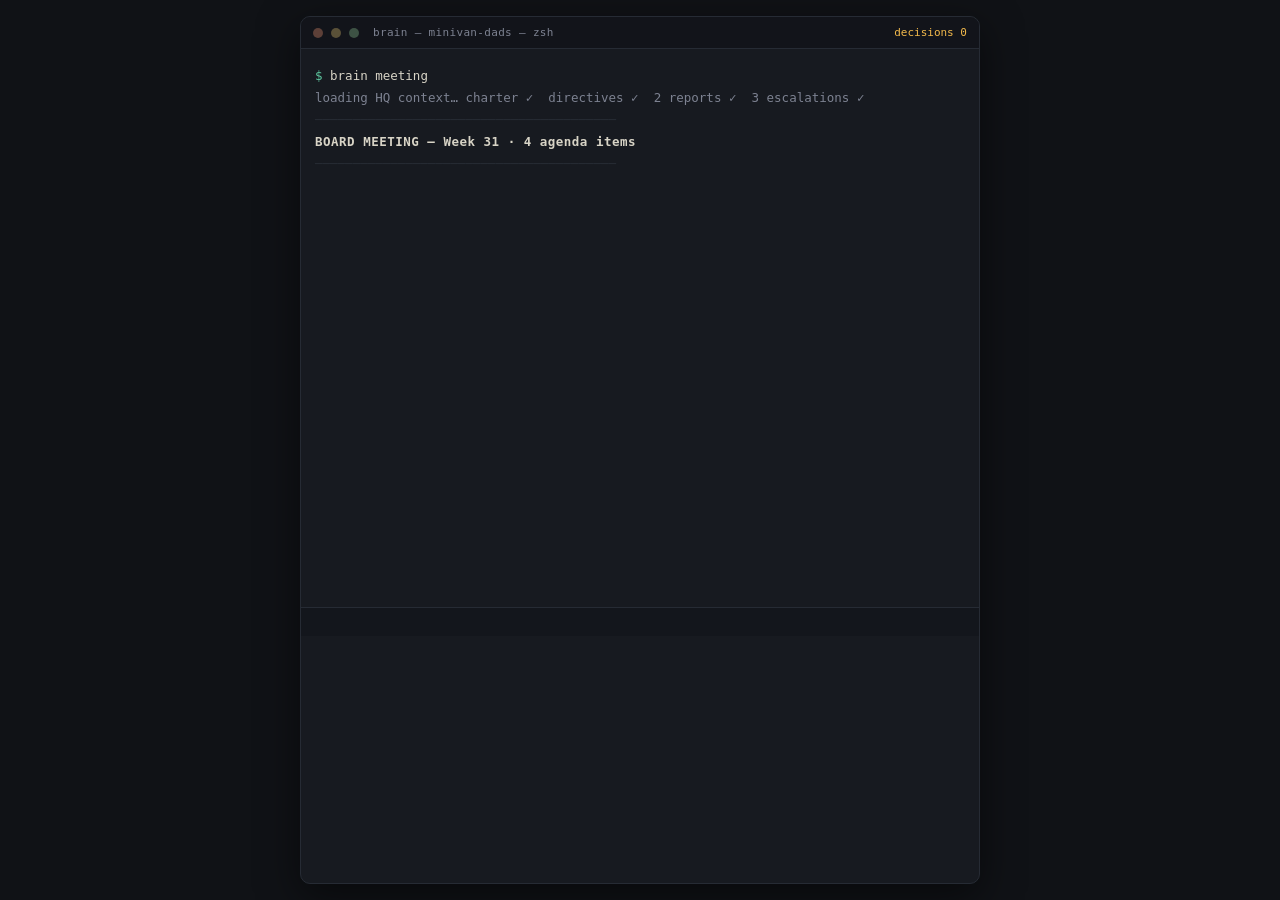
<file: board-meeting-demo.html>
<!DOCTYPE html>
<html lang="en">
<head>
<meta charset="UTF-8">
<meta name="viewport" content="width=device-width, initial-scale=1.0">
<title>brain meeting — interactive demo</title>
<style>
  :root{
    --bg:#101216;         /* asphalt at night */
    --panel:#171a20;
    --ink:#d8d4c6;        /* warm phosphor */
    --dim:#7d8291;
    --amber:#f2b94b;      /* headlights — CEO required / prompts */
    --green:#5ec9a0;      /* brain decides / success */
    --coral:#e8836b;      /* warnings */
    --line:#262b34;
    --chip:#1e232c;
  }
  *{box-sizing:border-box;margin:0;padding:0}
  body{
    background:var(--bg);
    font-family:"JetBrains Mono",ui-monospace,SFMono-Regular,Menlo,Consolas,monospace;
    color:var(--ink);
    display:flex;justify-content:center;
    min-height:100vh;padding:16px 10px;
  }
  .term{
    width:100%;max-width:680px;
    background:var(--panel);
    border:1px solid var(--line);
    border-radius:10px;
    overflow:hidden;
    display:flex;flex-direction:column;
    box-shadow:0 12px 40px rgba(0,0,0,.5);
  }
  .tabbar{
    display:flex;align-items:center;gap:8px;
    padding:9px 12px;border-bottom:1px solid var(--line);
    background:#12141a;
  }
  .dot{width:10px;height:10px;border-radius:50%;background:#3a4150}
  .dot:nth-child(1){background:#5d4038}
  .dot:nth-child(2){background:#5a5138}
  .dot:nth-child(3){background:#3d5244}
  .tabtitle{margin-left:6px;font-size:11px;color:var(--dim);letter-spacing:.03em}
  .meter{margin-left:auto;font-size:11px;color:var(--amber)}
  .log{
    padding:16px 14px 8px;
    font-size:12.5px;line-height:1.75;
    overflow-y:auto;flex:1;min-height:340px;max-height:62vh;
    white-space:pre-wrap;word-break:break-word;
  }
  .l{display:block}
  .cmd{color:var(--ink)}
  .cmd::before{content:"$ ";color:var(--green)}
  .sys{color:var(--dim)}
  .hdr{color:var(--ink);font-weight:700;letter-spacing:.04em}
  .ceo{color:var(--amber);font-weight:700}
  .auto{color:var(--green);font-weight:700}
  .brain{color:var(--ink)}
  .brain::before{content:"brain ▸ ";color:var(--dim)}
  .you{color:var(--amber)}
  .you::before{content:"you   ▸ ";color:var(--amber)}
  .ok{color:var(--green)}
  .warn{color:var(--coral)}
  .rule{color:var(--line)}
  .cursor{display:inline-block;width:8px;height:14px;background:var(--amber);
    vertical-align:-2px;animation:blink 1s steps(1) infinite}
  @keyframes blink{50%{opacity:0}}
  .choices{
    padding:12px 14px 16px;border-top:1px solid var(--line);
    display:flex;flex-wrap:wrap;gap:8px;background:#13161c;
  }
  .choices .hint{width:100%;font-size:10.5px;color:var(--dim);letter-spacing:.06em;text-transform:uppercase}
  button.chip{
    font-family:inherit;font-size:12.5px;color:var(--ink);
    background:var(--chip);border:1px solid var(--line);
    border-bottom-width:3px;border-radius:7px;
    padding:9px 14px;cursor:pointer;
  }
  button.chip:active{transform:translateY(1px);border-bottom-width:2px}
  button.chip:focus-visible{outline:2px solid var(--amber);outline-offset:2px}
  button.chip.primary{color:var(--amber);border-color:#4a3d22}
  @media (prefers-reduced-motion: reduce){.cursor{animation:none}}
</style>
</head>
<body>
<div class="term" role="application" aria-label="Interactive demo of a brain board meeting">
  <div class="tabbar" aria-hidden="true">
    <span class="dot"></span><span class="dot"></span><span class="dot"></span>
    <span class="tabtitle">brain — minivan-dads — zsh</span>
    <span class="meter" id="meter">decisions 0</span>
  </div>
  <div class="log" id="log" aria-live="polite"></div>
  <div class="choices" id="choices"></div>
</div>

<script>
const log = document.getElementById('log');
const choicesEl = document.getElementById('choices');
const meter = document.getElementById('meter');
const reduced = matchMedia('(prefers-reduced-motion: reduce)').matches;
let decisions = 0, queue = [], typing = false;

function bump(){ decisions++; meter.textContent = 'decisions ' + decisions; }

function addLine(cls, text, done){
  const el = document.createElement('span');
  el.className = 'l ' + cls;
  log.appendChild(el);
  if (reduced){ el.textContent = text; log.scrollTop = log.scrollHeight; done(); return; }
  let i = 0;
  const cur = document.createElement('span'); cur.className='cursor';
  el.appendChild(cur);
  const speed = cls==='sys'||cls==='rule' ? 4 : 10;
  (function tick(){
    if(i < text.length){
      cur.before(document.createTextNode(text.slice(i, i+3)));
      i += 3;
      log.scrollTop = log.scrollHeight;
      setTimeout(tick, speed);
    } else { cur.remove(); done(); }
  })();
}

function play(lines, then){
  typing = true; choicesEl.innerHTML='';
  let i=0;
  (function next(){
    if(i < lines.length){
      const [cls,text] = lines[i]; i++;
      addLine(cls, text, ()=>setTimeout(next, reduced?0:120));
    } else { typing=false; then && then(); }
  })();
}

function offer(hint, opts){
  choicesEl.innerHTML='';
  const h=document.createElement('span'); h.className='hint'; h.textContent=hint;
  choicesEl.appendChild(h);
  opts.forEach(o=>{
    const b=document.createElement('button'); b.className='chip'+(o.primary?' primary':'');
    b.textContent=o.label;
    b.onclick=()=>{ if(typing) return;
      play([['you', o.label.toLowerCase()]], ()=>o.go());
    };
    choicesEl.appendChild(b);
  });
}

const RULE = ['rule','────────────────────────────────────────'];

function boot(){
  play([
    ['cmd','brain meeting'],
    ['sys','loading HQ context… charter ✓  directives ✓  2 reports ✓  3 escalations ✓'],
    RULE,
    ['hdr','BOARD MEETING — Week 31 · 4 agenda items'],
    RULE,
  ], item1);
}

function item1(){
  play([
    ['ceo','ITEM 1/4  [CEO REQUIRED]  Trademark'],
    ['brain','Market Intel flagged a new Etsy shop selling "minivan dad club" hats — 41 sales this month. Our Class 25 word-mark filing is still open on the legal calendar. Recommendation: file this week (~$250–350). This is our only unacceptable risk per charter.'],
  ], ()=>offer('your ruling — tap to answer', [
    {label:'Approve', primary:true, go:()=>{ bump(); play([
      ['ok','✓ logged: DEC-031 · initiate Class 25 filing · rationale: brand-space heating up'],
      ['sys','added to your action list: file via USPTO or attorney'],
      RULE], item2); }},
    {label:'Discuss', go:()=>play([
      ['brain','Fair question to press on. Their mark is descriptive and different from ours — low legal conflict. The real signal is timing: two minivan-adjacent sellers appeared in six weeks. Filing now costs $350; filing after a competitor does costs the brand. I still recommend approve.'],
    ], ()=>offer('your ruling', [
      {label:'Approve', primary:true, go:()=>{ bump(); play([
        ['ok','✓ logged: DEC-031 · initiate Class 25 filing · rationale noted from discussion'],
        ['sys','added to your action list: file via USPTO or attorney'],
        RULE], item2); }},
      {label:'Defer to next week', go:()=>{ bump(); play([
        ['warn','◦ logged: DEC-031 · deferred 1 week · brain notes: risk accepted by CEO'],
        RULE], item2); }},
    ]))},
    {label:'Defer', go:()=>{ bump(); play([
      ['warn','◦ logged: DEC-031 · deferred 1 week · brain notes: risk accepted by CEO'],
      RULE], item2); }},
  ]));
}

function item2(){
  play([
    ['auto','ITEM 2/4  [BRAIN DECIDES — confirming]  Market Intel directive'],
    ['brain','I\u2019m adding Amazon Merch dad-niche bestsellers to Market Intel\u2019s watch list; Etsy coverage alone missed last month\u2019s trend. Within my authority — speak now or it ships in tonight\u2019s directive update.'],
  ], ()=>offer('confirm or object', [
    {label:'No objection', primary:true, go:()=>play([
      ['ok','✓ directive updated: hq/directives/market_intel.md (v6)'],
      RULE], item3)},
    {label:'Object', go:()=>play([
      ['brain','Noted — what\u2019s the concern?'],
    ], ()=>offer('pick your adjustment', [
      {label:'Track it, but monthly not weekly', go:()=>play([
        ['ok','✓ directive updated with monthly Amazon cadence · objection logged'],
        RULE], item3)},
      {label:'Skip Amazon entirely', go:()=>play([
        ['ok','✓ withdrawn · logged as CEO override — I\u2019ll re-raise if Amazon signal strengthens'],
        RULE], item3)},
    ]))},
  ]));
}

function item3(){
  play([
    ['ceo','ITEM 3/4  [CEO REQUIRED]  Flagship badge direction'],
    ['brain','Creative\u2019s report ranks two finalists for the launch badge: (a) chrome-emblem style, like a vehicle badge — highest scored for "swagger wagon" irony; (b) embroidered patch style — better for hat-first strategy, premium feel. This is brand identity, so it\u2019s your call, not mine.'],
  ], ()=>offer('your ruling', [
    {label:'Chrome emblem', go:()=>{ bump(); play([
      ['ok','✓ logged: DEC-032 · flagship = chrome emblem · Creative directed to produce Printful mockups by Wed'],
      RULE], item4); }},
    {label:'Embroidered patch', go:()=>{ bump(); play([
      ['ok','✓ logged: DEC-032 · flagship = embroidered patch · Creative directed to produce Printful mockups by Wed'],
      RULE], item4); }},
    {label:'Show me mockups first', primary:true, go:()=>{ bump(); play([
      ['ok','✓ logged: DEC-032 · decision deferred pending visuals'],
      ['sys','Creative\u2019s directive updated: 3 mockups per concept in Wednesday\u2019s report'],
      RULE], item4); }},
  ]));
}

function item4(){
  play([
    ['auto','ITEM 4/4  [BRAIN DECIDES — confirming]  Content cadence'],
    ['brain','Content\u2019s bank is at 22 approved drafts. I\u2019m setting cadence to 3 posts/week starting Monday — sustainable for 7 weeks of runway while Creative refills the bank.'],
  ], ()=>offer('confirm or object', [
    {label:'No objection', primary:true, go:()=>play([['ok','✓ directive updated: hq/directives/content.md (v3)']], close)},
    {label:'Object — make it 5/week', go:()=>play([
      ['brain','I\u2019ll flag the tradeoff: 5/week burns the bank in 4 weeks and quality historically dips past 4. Logging your call with my dissent noted.'],
      ['ok','✓ directive updated: 5 posts/week · brain dissent on record'],
    ], close)},
  ]));
}

function close(){
  play([
    RULE,
    ['hdr','MEETING CLOSED — ' + decisions + ' decisions logged'],
    ['sys','written:  hq/meetings/2026-W31-minutes.md'],
    ['sys','          hq/decisions/log.md (+' + decisions + ' entries)'],
    ['sys','          2 directives updated'],
    ['ceo','YOUR ACTION LIST'],
    ['brain','1. File the trademark (or confirm deferral stands)'],
    ['brain','2. Review Wednesday\u2019s badge mockups — 2-minute reply, not a meeting'],
    ['sys','next board meeting: Friday 08:00 · elapsed today: 14 min'],
  ], ()=>offer('demo complete', [
    {label:'Run the meeting again', primary:true, go:()=>{ decisions=0; meter.textContent='decisions 0'; log.innerHTML=''; boot(); }},
  ]));
}

boot();
</script>
</body>
</html>
</file>
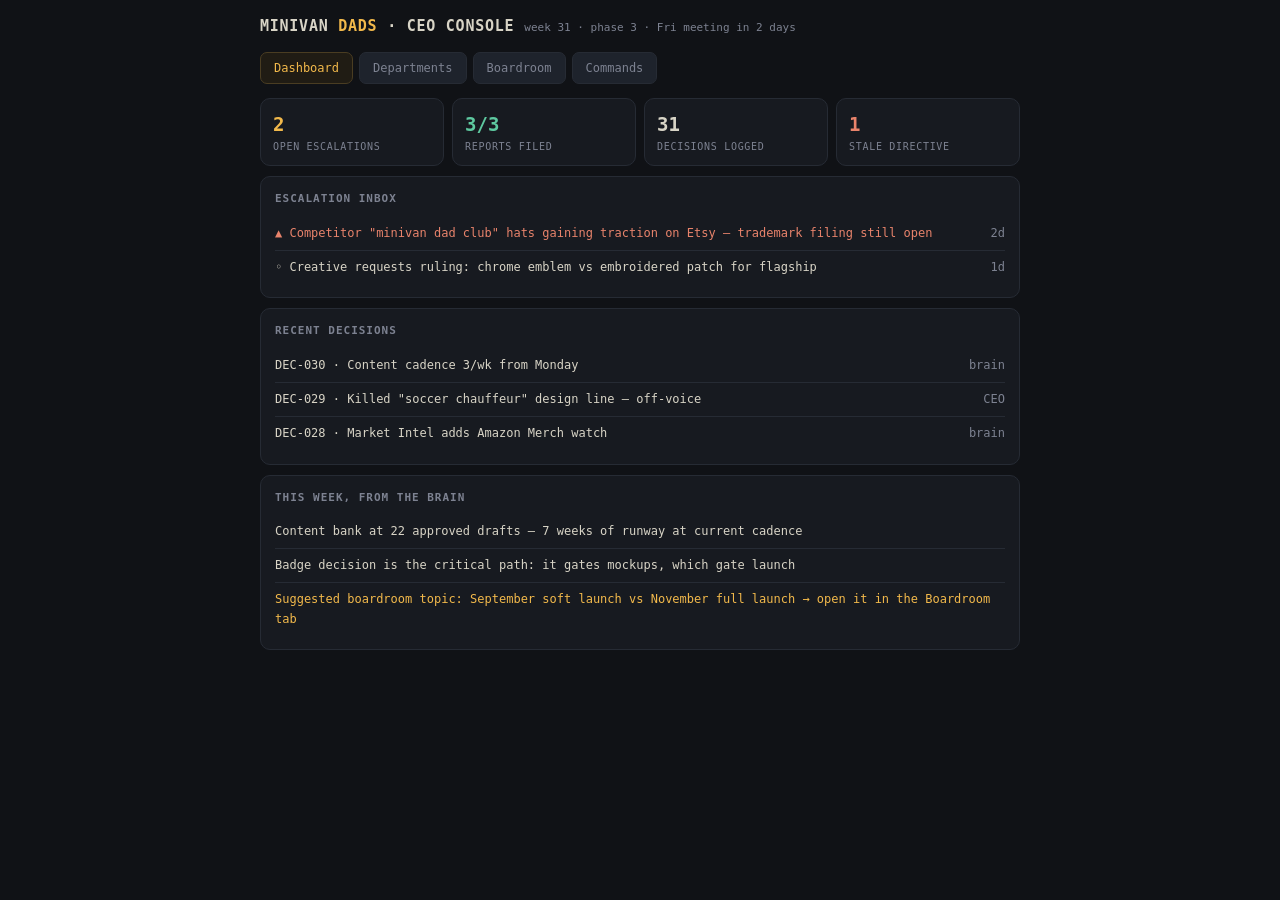
<file: ceo-dashboard-demo.html>
<!DOCTYPE html>
<html lang="en">
<head>
<meta charset="UTF-8">
<meta name="viewport" content="width=device-width, initial-scale=1.0">
<title>Minivan Dads — CEO Dashboard</title>
<style>
  :root{
    --bg:#101216; --panel:#171a20; --panel2:#1c2028; --ink:#d8d4c6; --dim:#7d8291;
    --amber:#f2b94b; --green:#5ec9a0; --coral:#e8836b; --blue:#7ba3d0; --purple:#a58fd4;
    --line:#262b34; --chip:#1e232c;
  }
  *{box-sizing:border-box;margin:0;padding:0}
  body{background:var(--bg);color:var(--ink);
    font-family:"JetBrains Mono",ui-monospace,SFMono-Regular,Menlo,Consolas,monospace;
    font-size:13px;line-height:1.6;padding:14px 10px 40px;display:flex;justify-content:center}
  .app{width:100%;max-width:760px}
  header{display:flex;align-items:baseline;gap:10px;flex-wrap:wrap;margin-bottom:4px}
  h1{font-size:15px;letter-spacing:.05em}
  h1 b{color:var(--amber)}
  .sub{color:var(--dim);font-size:11px}
  nav{display:flex;gap:6px;margin:14px 0;flex-wrap:wrap}
  nav button{font-family:inherit;font-size:12px;color:var(--dim);background:var(--chip);
    border:1px solid var(--line);border-radius:7px;padding:8px 13px;cursor:pointer}
  nav button.on{color:var(--amber);border-color:#4a3d22;background:#201c14}
  nav button:focus-visible{outline:2px solid var(--amber);outline-offset:2px}
  .view{display:none}.view.on{display:block}
  .card{background:var(--panel);border:1px solid var(--line);border-radius:10px;padding:13px 14px;margin-bottom:10px}
  .card h2{font-size:11px;letter-spacing:.09em;text-transform:uppercase;color:var(--dim);margin-bottom:9px}
  .statrow{display:flex;gap:8px;flex-wrap:wrap;margin-bottom:10px}
  .stat{flex:1;min-width:105px;background:var(--panel);border:1px solid var(--line);border-radius:10px;padding:10px 12px}
  .stat .n{font-size:19px;font-weight:700}
  .stat .k{font-size:10px;color:var(--dim);text-transform:uppercase;letter-spacing:.07em}
  .n.amber{color:var(--amber)} .n.green{color:var(--green)} .n.coral{color:var(--coral)}
  .grid{display:grid;grid-template-columns:repeat(auto-fill,minmax(160px,1fr));gap:8px}
  .dept{background:var(--panel);border:1px solid var(--line);border-radius:10px;padding:11px 12px;cursor:pointer;text-align:left;font-family:inherit;color:var(--ink)}
  .dept:hover{border-color:#3a4150}
  .dept:focus-visible{outline:2px solid var(--amber);outline-offset:2px}
  .dept .nm{font-weight:700;font-size:12.5px}
  .dept .meta{font-size:10.5px;color:var(--dim);margin-top:3px}
  .pill{display:inline-block;font-size:9.5px;padding:1px 7px;border-radius:20px;border:1px solid;margin-top:6px;letter-spacing:.05em}
  .pill.t0{color:var(--blue);border-color:#2c3a4d}
  .pill.t1{color:var(--green);border-color:#274538}
  .pill.dorm{color:var(--dim);border-color:var(--line)}
  .row{display:flex;justify-content:space-between;gap:10px;padding:7px 0;border-bottom:1px solid var(--line);font-size:12px}
  .row:last-child{border-bottom:none}
  .row .t{color:var(--dim);white-space:nowrap}
  .urgent{color:var(--coral)} .okc{color:var(--green)} .amb{color:var(--amber)}
  /* dept detail */
  #deptDetail .back{background:none;border:none;color:var(--amber);font-family:inherit;font-size:12px;cursor:pointer;padding:0;margin-bottom:10px}
  .kv{margin-bottom:10px}
  .kv .k{font-size:10px;color:var(--dim);text-transform:uppercase;letter-spacing:.08em}
  .kv .v{font-size:12.5px;white-space:pre-wrap}
  /* boardroom */
  .msg{display:flex;gap:9px;margin-bottom:11px}
  .av{flex:none;width:30px;height:30px;border-radius:8px;display:flex;align-items:center;justify-content:center;
      font-size:10px;font-weight:700;border:1px solid var(--line)}
  .msg .b{flex:1}
  .msg .who{font-size:10px;letter-spacing:.07em;text-transform:uppercase;margin-bottom:2px}
  .msg .tx{font-size:12.5px;background:var(--panel2);border:1px solid var(--line);border-radius:0 10px 10px 10px;padding:8px 11px}
  .msg.ceoMsg .tx{background:#221d12;border-color:#4a3d22}
  .chips{display:flex;flex-wrap:wrap;gap:8px;margin:6px 0 14px}
  .chips .hint{width:100%;font-size:10px;color:var(--dim);letter-spacing:.06em;text-transform:uppercase}
  .chips button{font-family:inherit;font-size:12px;color:var(--ink);background:var(--chip);
    border:1px solid var(--line);border-bottom-width:3px;border-radius:7px;padding:8px 13px;cursor:pointer}
  .chips button.primary{color:var(--amber);border-color:#4a3d22}
  .chips button:active{transform:translateY(1px)}
  .sysline{color:var(--dim);font-size:11px;margin:8px 0 14px}
  .decis{color:var(--green);font-size:12px;margin:4px 0 14px}
  /* commands */
  .cmdrow{padding:9px 0;border-bottom:1px solid var(--line)}
  .cmdrow:last-child{border-bottom:none}
  .cmdrow code{color:var(--amber);font-size:12.5px}
  .cmdrow p{color:var(--dim);font-size:11.5px;margin-top:2px}
  @media(max-width:480px){.grid{grid-template-columns:repeat(2,1fr)}}
</style>
</head>
<body>
<div class="app">
  <header>
    <h1>MINIVAN <b>DADS</b> · CEO CONSOLE</h1>
    <span class="sub">week 31 · phase 3 · Fri meeting in 2 days</span>
  </header>

  <nav>
    <button class="on" data-v="home">Dashboard</button>
    <button data-v="depts">Departments</button>
    <button data-v="board">Boardroom</button>
    <button data-v="cmds">Commands</button>
  </nav>

  <!-- ============ DASHBOARD ============ -->
  <section class="view on" id="home">
    <div class="statrow">
      <div class="stat"><div class="n amber">2</div><div class="k">open escalations</div></div>
      <div class="stat"><div class="n green">3/3</div><div class="k">reports filed</div></div>
      <div class="stat"><div class="n">31</div><div class="k">decisions logged</div></div>
      <div class="stat"><div class="n coral">1</div><div class="k">stale directive</div></div>
    </div>

    <div class="card">
      <h2>Escalation inbox</h2>
      <div class="row"><span class="urgent">▲ Competitor "minivan dad club" hats gaining traction on Etsy — trademark filing still open</span><span class="t">2d</span></div>
      <div class="row"><span>◦ Creative requests ruling: chrome emblem vs embroidered patch for flagship</span><span class="t">1d</span></div>
    </div>

    <div class="card">
      <h2>Recent decisions</h2>
      <div class="row"><span>DEC-030 · Content cadence 3/wk from Monday</span><span class="t okc">brain</span></div>
      <div class="row"><span>DEC-029 · Killed "soccer chauffeur" design line — off-voice</span><span class="t amb">CEO</span></div>
      <div class="row"><span>DEC-028 · Market Intel adds Amazon Merch watch</span><span class="t okc">brain</span></div>
    </div>

    <div class="card">
      <h2>This week, from the brain</h2>
      <div class="row"><span>Content bank at 22 approved drafts — 7 weeks of runway at current cadence</span></div>
      <div class="row"><span>Badge decision is the critical path: it gates mockups, which gate launch</span></div>
      <div class="row"><span class="amb">Suggested boardroom topic: September soft launch vs November full launch → open it in the Boardroom tab</span></div>
    </div>
  </section>

  <!-- ============ DEPARTMENTS ============ -->
  <section class="view" id="depts">
    <div id="deptGrid" class="grid"></div>
    <div id="deptDetail" style="display:none"></div>
  </section>

  <!-- ============ BOARDROOM ============ -->
  <section class="view" id="board">
    <div class="card" id="brIntro">
      <h2>Boardroom</h2>
      <div style="font-size:12.5px">Open a topic and the brain convenes the departments. Each argues for what's best for the <i>company</i> from its own vantage point — disagreement on the record is required, consensus is not.</div>
      <div class="chips" style="margin-top:12px">
        <button class="primary" onclick="startDebate()">Open topic: Sept soft launch vs Nov full launch</button>
      </div>
    </div>
    <div id="brLog"></div>
    <div id="brChips" class="chips"></div>
  </section>

  <!-- ============ COMMANDS ============ -->
  <section class="view" id="cmds">
    <div class="card">
      <h2>CLI reference</h2>
      <div class="cmdrow"><code>brain status</code><p>Morning glance: reports filed, escalations, actions taken in last 7 days, stale directives.</p></div>
      <div class="cmdrow"><code>brain ingest</code><p>Read all new reports → produce this week's agenda with [BRAIN DECIDES] vs [CEO REQUIRED].</p></div>
      <div class="cmdrow"><code>brain meeting</code><p>Run the weekly board meeting; writes minutes, decision log entries, updated directives.</p></div>
      <div class="cmdrow"><code>brain boardroom "&lt;topic&gt;"</code><p>Convene a multi-agent debate on any topic. Positions → rebuttals → your Q&A → synthesis → logged decision with dissents.</p></div>
      <div class="cmdrow"><code>brain ask "&lt;question&gt;"</code><p>Drop by the COO's office. Full company context, logs any resulting decision.</p></div>
      <div class="cmdrow"><code>brain directive &lt;dept&gt;</code><p>Create or revise a department's standing orders, validated against charter + tiers.</p></div>
      <div class="cmdrow"><code>brain rollback &lt;action_id&gt;</code><p>Restore pre-action snapshot for any executed change (action layer).</p></div>
      <div class="cmdrow"><code>brain dashboard</code><p>Serve this console locally, live-reading HQ files.</p></div>
    </div>
  </section>
</div>

<script>
/* ---------- tabs ---------- */
document.querySelectorAll('nav button').forEach(b=>{
  b.onclick=()=>{
    document.querySelectorAll('nav button').forEach(x=>x.classList.remove('on'));
    document.querySelectorAll('.view').forEach(x=>x.classList.remove('on'));
    b.classList.add('on');
    document.getElementById(b.dataset.v).classList.add('on');
  };
});

/* ---------- departments ---------- */
const DEPTS = {
  market_intel:{nm:'Market Intel',tier:'t0',tl:'TIER 0 · READ',st:'active',last:'W31 filed',
    dir:'Watch DadBod Apparel, Dad Gang, Etsy + Amazon Merch dad-niche bestsellers. Flag any minivan-adjacent design immediately. Report Fridays.',
    rep:'• 2 new sellers entered minivan-adjacent space in 6 weeks\n• "girl dad" trend cooling; "van life dad" rising on TikTok\n• ESCALATED: "minivan dad club" Etsy shop, 41 sales/mo',
    act:'(read-only — no external actions)'},
  creative:{nm:'Creative',tier:'t1',tl:'TIER 1 · DRAFT',st:'active',last:'W31 filed',
    dir:'Maintain ranked design backlog scored against brand voice. Top-5 with rationale weekly. Current priority: flagship badge finalists.',
    rep:'• Finalists: chrome emblem vs embroidered patch (ruling requested)\n• Killed 3 concepts this week (2 off-voice, 1 too close to competitor)\n• Sayings bank: 14 approved, 6 in review',
    act:'12 drafts filed to HQ this week'},
  content:{nm:'Content',tier:'t1',tl:'TIER 1 · DRAFT',st:'active',last:'W31 filed',
    dir:'Build launch content bank. 3 posts/wk cadence from Monday. All drafts ready-to-paste with suggested post times.',
    rep:'• Bank: 22 approved drafts (7 wks runway)\n• Best test format: "minivan features luxury brands wish they had"\n• Needs: badge decision to produce launch-week content',
    act:'9 drafts filed; publishing remains manual (Tier 1)'},
  product:{nm:'Product',tier:'dorm',tl:'DORMANT',st:'merged into brain until catalog >5 SKUs',last:'—',dir:'—',rep:'—',act:'—'},
  storefront:{nm:'Storefront',tier:'dorm',tl:'DORMANT',st:'activates at shop launch (Phase 4)',last:'—',dir:'—',rep:'—',act:'—'},
  customer:{nm:'Customer',tier:'dorm',tl:'DORMANT',st:'activates at shop launch (Phase 4)',last:'—',dir:'—',rep:'—',act:'—'},
  paid_ads:{nm:'Paid Ads',tier:'dorm',tl:'DORMANT',st:'activates post-revenue (Phase 5)',last:'—',dir:'—',rep:'—',act:'—'},
  finance:{nm:'Finance',tier:'dorm',tl:'DORMANT',st:'activates post-revenue (Phase 5)',last:'—',dir:'—',rep:'—',act:'—'},
};
const grid=document.getElementById('deptGrid');
Object.entries(DEPTS).forEach(([id,d])=>{
  const b=document.createElement('button');b.className='dept';
  b.innerHTML=`<div class="nm">${d.nm}</div><div class="meta">${d.st}${d.last!=='—'?' · '+d.last:''}</div><span class="pill ${d.tier}">${d.tl}</span>`;
  b.onclick=()=>showDept(id);grid.appendChild(b);
});
function showDept(id){
  const d=DEPTS[id];const det=document.getElementById('deptDetail');
  grid.style.display='none';det.style.display='block';
  det.innerHTML=`<button class="back" onclick="backDepts()">← all departments</button>
    <div class="card"><h2>${d.nm} <span class="pill ${d.tier}">${d.tl}</span></h2>
    <div class="kv"><div class="k">standing directive</div><div class="v">${d.dir}</div></div>
    <div class="kv"><div class="k">latest report (W31)</div><div class="v">${d.rep}</div></div>
    <div class="kv"><div class="k">actions taken</div><div class="v">${d.act}</div></div></div>`;
}
function backDepts(){document.getElementById('deptDetail').style.display='none';grid.style.display='grid';}

/* ---------- boardroom ---------- */
const COLORS={brain:'var(--purple)',mi:'var(--blue)',cr:'var(--coral)',fi:'var(--green)',co:'var(--amber)',ceo:'var(--amber)'};
const NAMES={brain:'Brain · COO',mi:'Market Intel',cr:'Creative',fi:'Finance',co:'Content',ceo:'You · CEO'};
const AV={brain:'BR',mi:'MI',cr:'CR',fi:'FI',co:'CO',ceo:'CEO'};
const brLog=document.getElementById('brLog'),brChips=document.getElementById('brChips');
function say(who,txt,ceo){
  const m=document.createElement('div');m.className='msg'+(ceo?' ceoMsg':'');
  m.innerHTML=`<div class="av" style="color:${COLORS[who]}">${AV[who]}</div>
    <div class="b"><div class="who" style="color:${COLORS[who]}">${NAMES[who]}</div><div class="tx">${txt}</div></div>`;
  brLog.appendChild(m);m.scrollIntoView({behavior:'smooth',block:'end'});
}
function sys(t){const s=document.createElement('div');s.className='sysline';s.textContent=t;brLog.appendChild(s);}
function dec(t){const s=document.createElement('div');s.className='decis';s.textContent=t;brLog.appendChild(s);s.scrollIntoView({behavior:'smooth',block:'end'});}
function chips(hint,opts){
  brChips.innerHTML=`<span class="hint">${hint}</span>`;
  opts.forEach(o=>{const b=document.createElement('button');if(o.primary)b.className='primary';
    b.textContent=o.label;b.onclick=()=>{say('ceo',o.label,true);o.go();};brChips.appendChild(b);});
  brChips.scrollIntoView({behavior:'smooth',block:'end'});
}
function seq(items,then){brChips.innerHTML='';let i=0;
  (function n(){ if(i<items.length){const[w,t]=items[i];i++;say(w,t);setTimeout(n,650);}else then&&then();})();}

function startDebate(){
  document.getElementById('brIntro').style.display='none';brLog.innerHTML='';
  sys('brain boardroom "September soft launch (3 SKUs) vs November full launch (10 SKUs)" — convening 4 departments…');
  seq([
    ['brain','Topic on the table. Ground rules per charter: argue for the company from your vantage, dissent on the record, no consensus-seeking. Opening positions — Market Intel first.'],
    ['mi','Launch September. Two competitors entered our space in six weeks; the identity is being claimed while we polish. And real sales data beats every report I can write — three SKUs live teaches us more than three more months of my research.'],
    ['cr','Wait for November. The badge isn\u2019t finalized, and the badge IS the business — we said that in the charter. A first impression with a half-baked flagship doesn\u2019t get a second chance. I\u2019d rather launch late than launch forgettable.'],
    ['fi','September, and it\u2019s not close. POD means zero inventory risk — worst case on a weak drop is a few hundred dollars and priceless unit-economics data. Every pre-revenue month is pure burn. Creative\u2019s risk is real but it\u2019s a quality gate, not a calendar problem.'],
    ['co','Split position. The bank supports a September soft launch today, but November gifting content would hit harder. Recommendation: frame September as a numbered "founding member" drop — small on purpose — then the full catalog rides the gifting wave in November. Scarcity becomes the story instead of the compromise.'],
    ['brain','Synthesis. Three of four favor early, but Creative\u2019s objection is the only charter-level one, so it becomes the gate, not a veto: September soft launch, 3 SKUs, founding-member framing — conditional on flagship badge approval by August 15. If the badge slips, the launch slips with it. November full catalog proceeds either way. That\u2019s my recommendation.'],
  ], ()=> chips('question the room, or rule',[
    {label:'Challenge Finance: what if early reviews are bad?',go:()=>seq([
      ['fi','Then we learned it for $300 instead of $3,000. Bad reviews on a 3-SKU founding drop are contained — we fold them into the November relaunch story. Bad reviews on a 10-SKU flagship launch are the brand\u2019s first chapter. Early failure is cheaper here, which is exactly why POD is our model.'],
      ['cr','I\u2019ll add the counterweight since it\u2019s my dissent: reviews aren\u2019t the risk I\u2019m raising — screenshots are. A weak badge circulating as our identity costs more than any refund. The August 15 gate covers me. If it\u2019s real, I\u2019m in.'],
    ],()=>ruleChips())},
    {label:'Ask Creative: what makes September viable?',go:()=>seq([
      ['cr','Three things: the badge ruling this Friday, mockups on physical samples by August 1 — not just renders — and veto power on launch photography. Give me those and September is a launch I\u2019ll defend, not one I\u2019m dragged into.'],
      ['brain','All three are compatible with the plan. I\u2019d fold them into the launch directive as conditions.'],
    ],()=>ruleChips())},
    ...ruleOpts()
  ]));
}
function ruleOpts(){return [
    {label:'Adopt the brain\u2019s plan',primary:true,go:()=>{
      dec('✓ DEC-033 logged · Sept founding-member drop (3 SKUs) gated on badge approval by Aug 15 · Nov full catalog · Creative\u2019s conditions attached · dissent recorded: Creative (conditional)');
      sys('directives updated: creative.md, content.md, market_intel.md · minutes written to hq/meetings/2026-W31-boardroom-launch.md');
      chips('boardroom closed',[{label:'Open another topic',primary:true,go:()=>{document.getElementById('brIntro').style.display='block';brLog.innerHTML='';brChips.innerHTML='';}}]);
    }},
    {label:'Wait for November',go:()=>{
      dec('✓ DEC-033 logged · full launch November · dissents recorded: Market Intel, Finance · brain notes: revisit if a third competitor enters');
      sys('minutes written to hq/meetings/2026-W31-boardroom-launch.md');
      chips('boardroom closed',[{label:'Open another topic',primary:true,go:()=>{document.getElementById('brIntro').style.display='block';brLog.innerHTML='';brChips.innerHTML='';}}]);
    }},
];}
function ruleChips(){chips('your ruling',ruleOpts());}
</script>
</body>
</html>
</file>
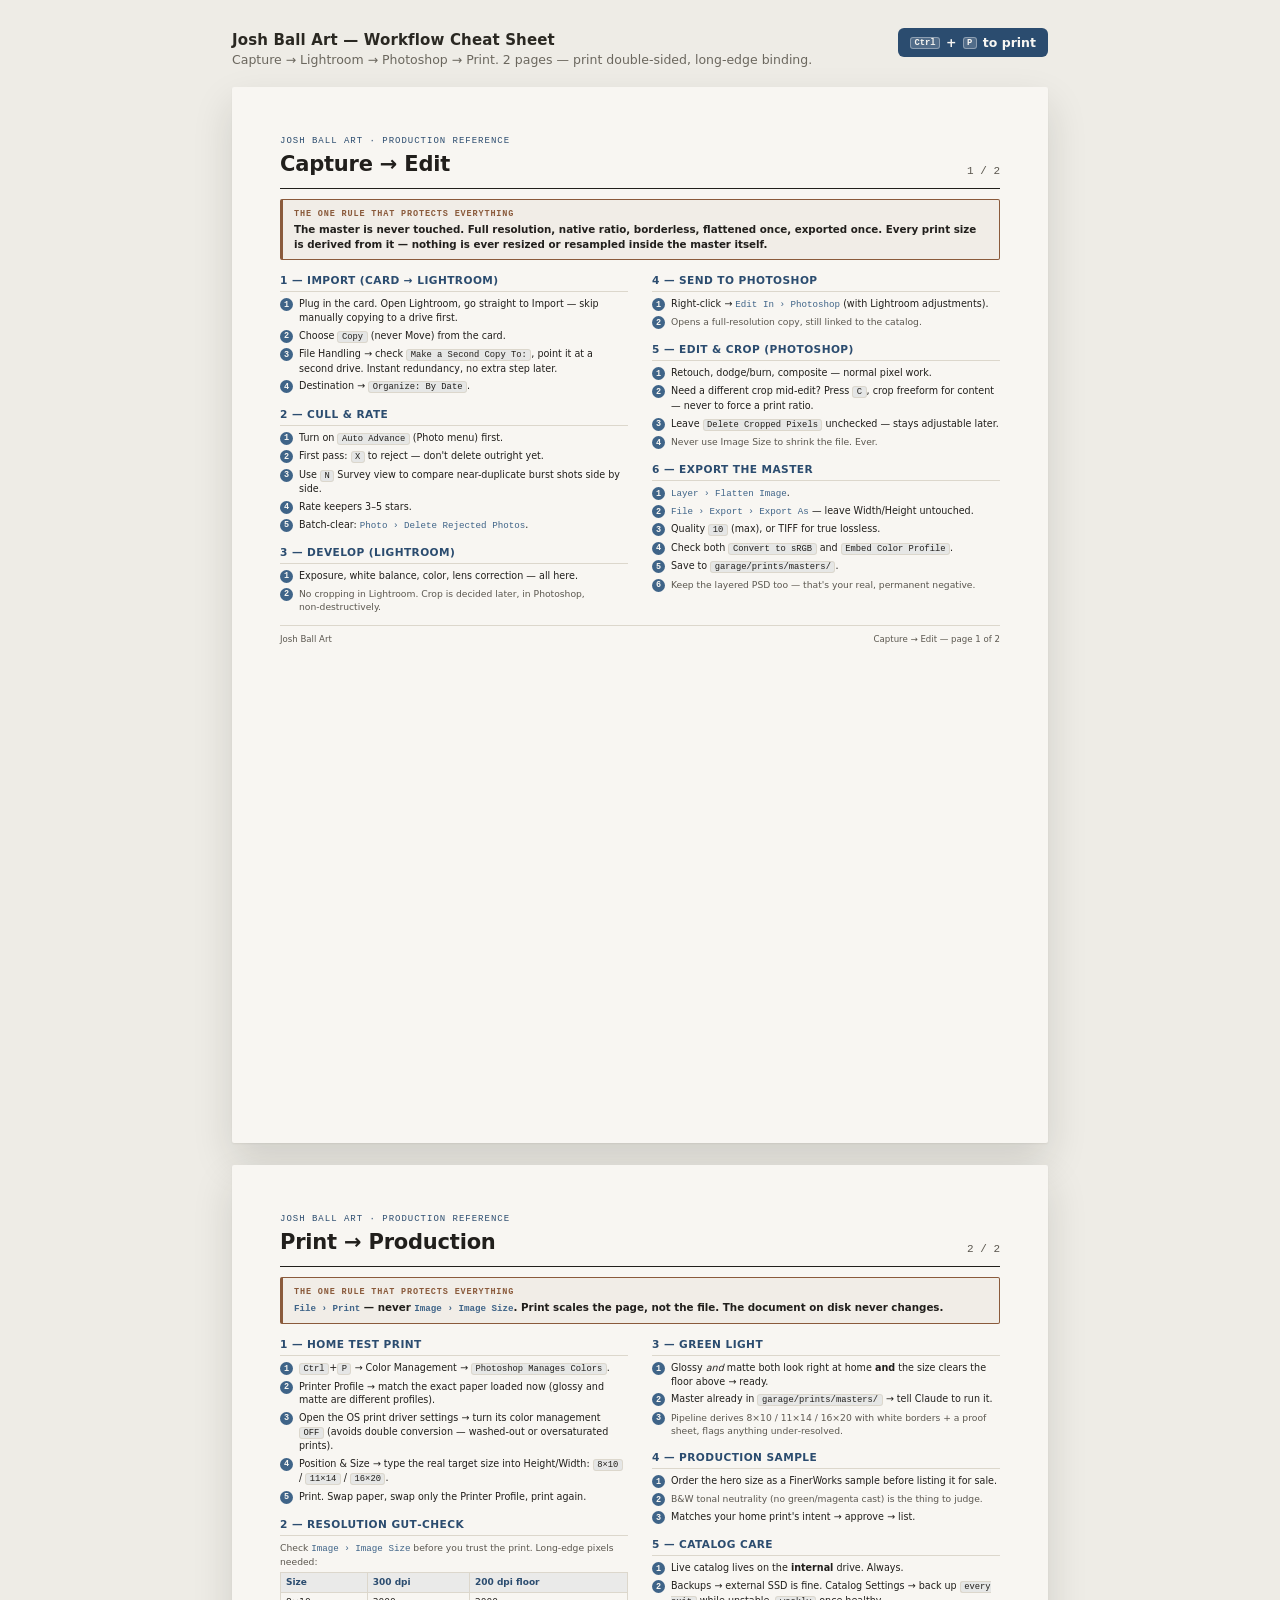
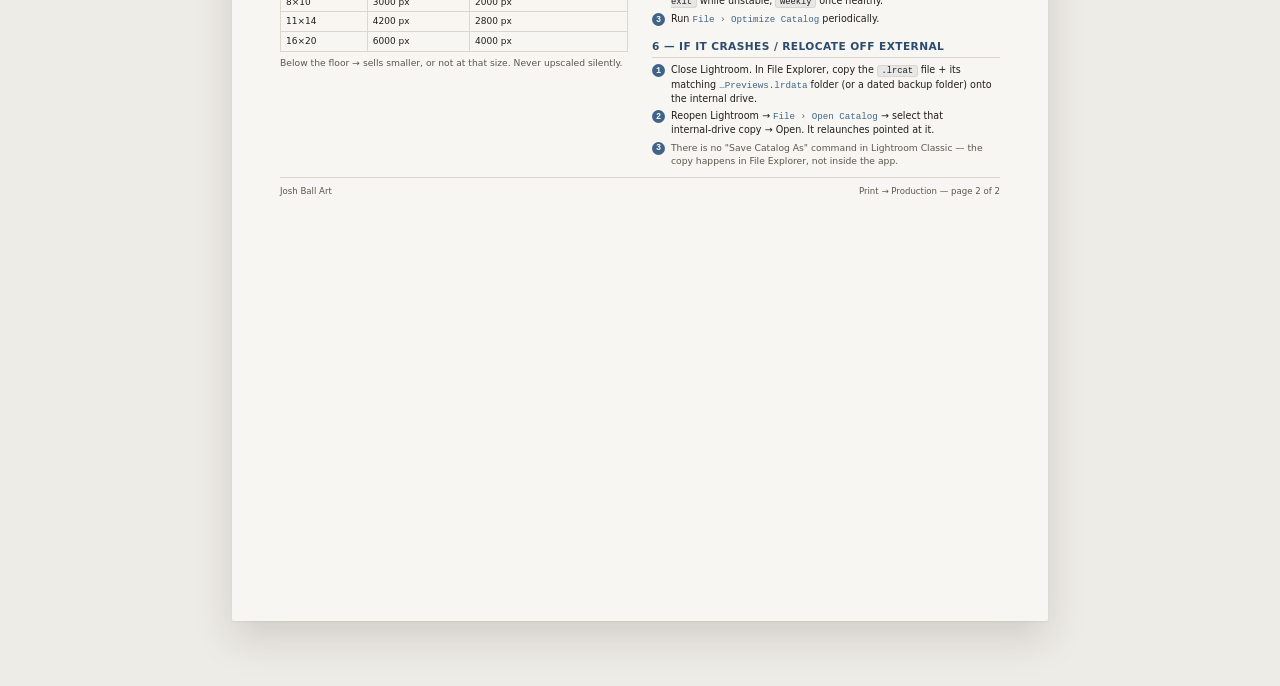
<file: garage/prints/workflow-cheat-sheet.html>
<!doctype html>
<title>Josh Ball Art — Workflow Cheat Sheet</title>
<meta name="viewport" content="width=device-width, initial-scale=1" />
<style>
  :root {
    --app-bg: #eeece6;
    --app-ink: #2a2822;
    --app-ink-soft: #6b675e;
    --app-accent: #2b4c6f;
    --app-line: #d8d4cc;
    --paper-shadow: 0 1px 2px rgba(30,28,22,.06), 0 18px 40px rgba(30,28,22,.14);
  }
  @media (prefers-color-scheme: dark) {
    :root { --app-bg: #17181a; --app-ink: #e9e7e1; --app-ink-soft: #9a968c; --app-accent: #7fa5c9; --app-line: #33322d; --paper-shadow: 0 1px 2px rgba(0,0,0,.4), 0 18px 44px rgba(0,0,0,.55); }
  }
  :root[data-theme="dark"] { --app-bg: #17181a; --app-ink: #e9e7e1; --app-ink-soft: #9a968c; --app-accent: #7fa5c9; --app-line: #33322d; --paper-shadow: 0 1px 2px rgba(0,0,0,.4), 0 18px 44px rgba(0,0,0,.55); }
  :root[data-theme="light"] { --app-bg: #eeece6; --app-ink: #2a2822; --app-ink-soft: #6b675e; --app-accent: #2b4c6f; --app-line: #d8d4cc; --paper-shadow: 0 1px 2px rgba(30,28,22,.06), 0 18px 40px rgba(30,28,22,.14); }

  /* paper tokens — the sheet itself deliberately stays one world (real paper),
     since it exists to preview an actual physical printout */
  :root { --paper: #f8f6f2; --ink: #211f1c; --ink-soft: #5b574f; --cyan: #2b4c6f; --cyan-soft: #3f6488; --sepia: #8a5a3b; --rule: #dcd7cc; --rule-strong: #b9b2a2; }

  * { box-sizing: border-box; }
  body {
    margin: 0; background: var(--app-bg); color: var(--app-ink);
    font-family: ui-sans-serif, system-ui, -apple-system, "Segoe UI", Roboto, sans-serif;
    padding: 28px 16px 64px;
  }
  .toolbar {
    max-width: 8.5in; margin: 0 auto 20px; display: flex; align-items: baseline;
    justify-content: space-between; gap: 16px; flex-wrap: wrap;
  }
  .toolbar h1 { font-size: 15px; font-weight: 650; letter-spacing: .01em; margin: 0; text-wrap: balance; }
  .toolbar p { margin: 3px 0 0; font-size: 12.5px; color: var(--app-ink-soft); }
  .hint {
    display: inline-flex; align-items: center; gap: 6px; font-size: 12.5px; font-weight: 600;
    color: #f8f6f2; background: var(--app-accent); border-radius: 6px; padding: 7px 12px; white-space: nowrap;
  }
  .hint kbd { background: rgba(255,255,255,.18); border-color: rgba(255,255,255,.35); color: #f8f6f2; }

  .stack { max-width: 8.5in; margin: 0 auto; display: flex; flex-direction: column; gap: 22px; }

  /* ---- the simulated / actual printed sheet ---- */
  .sheet {
    background: var(--paper); color: var(--ink); width: 8.5in; min-height: 11in;
    padding: .5in; box-shadow: var(--paper-shadow); border-radius: 2px;
    font-size: 9.6px; line-height: 1.42;
  }
  .mast { display: flex; justify-content: space-between; align-items: flex-end; border-bottom: 1.5px solid var(--ink); padding-bottom: 8px; margin-bottom: 10px; }
  .mast .eyebrow { font-family: ui-monospace, "SF Mono", Menlo, Consolas, monospace; font-size: 9px; letter-spacing: .11em; text-transform: uppercase; color: var(--cyan); margin: 0 0 3px; }
  .mast h2 { margin: 0; font-size: 21px; font-weight: 750; letter-spacing: -.01em; text-wrap: balance; }
  .mast .pg { font-family: ui-monospace, "SF Mono", Menlo, Consolas, monospace; font-size: 11px; color: var(--ink-soft); }

  .rule-box {
    border: 1px solid var(--sepia); border-left-width: 3px; background: rgba(138,90,59,.06);
    padding: 8px 11px; margin: 0 0 13px; border-radius: 2px;
  }
  .rule-box .rk { font-family: ui-monospace, monospace; font-size: 8.5px; letter-spacing: .1em; text-transform: uppercase; color: var(--sepia); font-weight: 700; margin: 0 0 2px; }
  .rule-box p { margin: 0; font-size: 10.3px; font-weight: 600; }

  .cols { column-count: 2; column-gap: 24px; }
  .block { break-inside: avoid; margin-bottom: 13px; }
  .block h3 {
    font-size: 10.6px; font-weight: 750; color: var(--cyan); text-transform: uppercase;
    letter-spacing: .04em; margin: 0 0 5px; border-bottom: 1px solid var(--rule); padding-bottom: 3px;
  }
  .steps { margin: 0; padding: 0; list-style: none; }
  .steps li { display: flex; gap: 6px; margin: 0 0 4px; }
  .steps li::before { content: counter(s); counter-increment: s; flex: none; font-family: ui-monospace, monospace; font-size: 8.5px; font-weight: 700; color: var(--paper); background: var(--cyan-soft); width: 13px; height: 13px; border-radius: 50%; display: flex; align-items: center; justify-content: center; margin-top: 1px; }
  .steps { counter-reset: s; }
  .steps li span { flex: 1; }
  .note { color: var(--ink-soft); font-size: 9.2px; }
  kbd, .val {
    font-family: ui-monospace, "SF Mono", Menlo, Consolas, monospace; font-size: 8.8px;
    background: rgba(43,76,111,.09); border: 1px solid var(--rule); border-radius: 3px;
    padding: 0 3.5px; color: var(--ink);
  }
  .path { font-family: ui-monospace, monospace; font-size: 9.2px; color: var(--cyan-soft); }

  table.dpi { width: 100%; border-collapse: collapse; margin: 4px 0 2px; font-size: 9px; }
  table.dpi th, table.dpi td { border: 1px solid var(--rule); padding: 3px 5px; text-align: left; font-variant-numeric: tabular-nums; }
  table.dpi th { background: rgba(43,76,111,.07); font-weight: 700; color: var(--cyan); }

  .foot { margin-top: 10px; padding-top: 7px; border-top: 1px solid var(--rule); font-size: 8.6px; color: var(--ink-soft); display: flex; justify-content: space-between; }

  @media print {
    body { background: #fff !important; padding: 0; margin: 0; }
    .no-print { display: none !important; }
    .stack { gap: 0; max-width: none; }
    .sheet { box-shadow: none; border-radius: 0; width: auto; min-height: auto; page-break-after: always; }
    .sheet:last-child { page-break-after: auto; }
    @page { size: letter; margin: 0.45in; }
  }
</style>

<div class="toolbar no-print">
  <div>
    <h1>Josh Ball Art — Workflow Cheat Sheet</h1>
    <p>Capture → Lightroom → Photoshop → Print. 2 pages — print double-sided, long-edge binding.</p>
  </div>
  <span class="hint"><kbd>Ctrl</kbd>+<kbd>P</kbd> to print</span>
</div>

<div class="stack">

  <!-- ============ SHEET 1 : CAPTURE -> EDIT ============ -->
  <div class="sheet">
    <div class="mast">
      <div>
        <p class="eyebrow">Josh Ball Art · Production reference</p>
        <h2>Capture → Edit</h2>
      </div>
      <div class="pg">1 / 2</div>
    </div>

    <div class="rule-box">
      <p class="rk">The one rule that protects everything</p>
      <p>The master is never touched. Full resolution, native ratio, borderless, flattened once, exported once. Every print size is derived from it — nothing is ever resized or resampled inside the master itself.</p>
    </div>

    <div class="cols">

      <div class="block">
        <h3>1 — Import (card → Lightroom)</h3>
        <ol class="steps">
          <li><span>Plug in the card. Open Lightroom, go straight to Import — skip manually copying to a drive first.</span></li>
          <li><span>Choose <span class="val">Copy</span> (never Move) from the card.</span></li>
          <li><span>File Handling → check <span class="val">Make a Second Copy To:</span>, point it at a second drive. Instant redundancy, no extra step later.</span></li>
          <li><span>Destination → <span class="val">Organize: By Date</span>.</span></li>
        </ol>
      </div>

      <div class="block">
        <h3>2 — Cull &amp; rate</h3>
        <ol class="steps">
          <li><span>Turn on <span class="val">Auto Advance</span> (Photo menu) first.</span></li>
          <li><span>First pass: <kbd>X</kbd> to reject — don't delete outright yet.</span></li>
          <li><span>Use <kbd>N</kbd> Survey view to compare near-duplicate burst shots side by side.</span></li>
          <li><span>Rate keepers 3–5 stars.</span></li>
          <li><span>Batch-clear: <span class="path">Photo › Delete Rejected Photos</span>.</span></li>
        </ol>
      </div>

      <div class="block">
        <h3>3 — Develop (Lightroom)</h3>
        <ol class="steps">
          <li><span>Exposure, white balance, color, lens correction — all here.</span></li>
          <li><span class="note">No cropping in Lightroom. Crop is decided later, in Photoshop, non‑destructively.</span></li>
        </ol>
      </div>

      <div class="block">
        <h3>4 — Send to Photoshop</h3>
        <ol class="steps">
          <li><span>Right‑click → <span class="path">Edit In › Photoshop</span> (with Lightroom adjustments).</span></li>
          <li><span class="note">Opens a full‑resolution copy, still linked to the catalog.</span></li>
        </ol>
      </div>

      <div class="block">
        <h3>5 — Edit &amp; crop (Photoshop)</h3>
        <ol class="steps">
          <li><span>Retouch, dodge/burn, composite — normal pixel work.</span></li>
          <li><span>Need a different crop mid‑edit? Press <kbd>C</kbd>, crop freeform for content — never to force a print ratio.</span></li>
          <li><span>Leave <span class="val">Delete Cropped Pixels</span> unchecked — stays adjustable later.</span></li>
          <li><span class="note">Never use Image Size to shrink the file. Ever.</span></li>
        </ol>
      </div>

      <div class="block">
        <h3>6 — Export the master</h3>
        <ol class="steps">
          <li><span><span class="path">Layer › Flatten Image</span>.</span></li>
          <li><span><span class="path">File › Export › Export As</span> — leave Width/Height untouched.</span></li>
          <li><span>Quality <span class="val">10</span> (max), or TIFF for true lossless.</span></li>
          <li><span>Check both <span class="val">Convert to sRGB</span> and <span class="val">Embed Color Profile</span>.</span></li>
          <li><span>Save to <span class="val">garage/prints/masters/</span>.</span></li>
          <li><span class="note">Keep the layered PSD too — that's your real, permanent negative.</span></li>
        </ol>
      </div>

    </div>

    <div class="foot"><span>Josh Ball Art</span><span>Capture → Edit — page 1 of 2</span></div>
  </div>

  <!-- ============ SHEET 2 : PRINT -> PRODUCTION + CATALOG CARE ============ -->
  <div class="sheet">
    <div class="mast">
      <div>
        <p class="eyebrow">Josh Ball Art · Production reference</p>
        <h2>Print → Production</h2>
      </div>
      <div class="pg">2 / 2</div>
    </div>

    <div class="rule-box">
      <p class="rk">The one rule that protects everything</p>
      <p><span class="path">File › Print</span> — never <span class="path">Image › Image Size</span>. Print scales the page, not the file. The document on disk never changes.</p>
    </div>

    <div class="cols">

      <div class="block">
        <h3>1 — Home test print</h3>
        <ol class="steps">
          <li><span><kbd>Ctrl</kbd>+<kbd>P</kbd> → Color Management → <span class="val">Photoshop Manages Colors</span>.</span></li>
          <li><span>Printer Profile → match the exact paper loaded now (glossy and matte are different profiles).</span></li>
          <li><span>Open the OS print driver settings → turn its color management <span class="val">OFF</span> (avoids double conversion — washed‑out or oversaturated prints).</span></li>
          <li><span>Position &amp; Size → type the real target size into Height/Width: <span class="val">8×10</span> / <span class="val">11×14</span> / <span class="val">16×20</span>.</span></li>
          <li><span>Print. Swap paper, swap only the Printer Profile, print again.</span></li>
        </ol>
      </div>

      <div class="block">
        <h3>2 — Resolution gut‑check</h3>
        <p class="note" style="margin:0 0 4px">Check <span class="path">Image › Image Size</span> before you trust the print. Long‑edge pixels needed:</p>
        <table class="dpi">
          <tr><th>Size</th><th>300 dpi</th><th>200 dpi floor</th></tr>
          <tr><td>8×10</td><td>3000 px</td><td>2000 px</td></tr>
          <tr><td>11×14</td><td>4200 px</td><td>2800 px</td></tr>
          <tr><td>16×20</td><td>6000 px</td><td>4000 px</td></tr>
        </table>
        <p class="note" style="margin-top:4px">Below the floor → sells smaller, or not at that size. Never upscaled silently.</p>
      </div>

      <div class="block">
        <h3>3 — Green light</h3>
        <ol class="steps">
          <li><span>Glossy <em>and</em> matte both look right at home <strong>and</strong> the size clears the floor above → ready.</span></li>
          <li><span>Master already in <span class="val">garage/prints/masters/</span> → tell Claude to run it.</span></li>
          <li><span class="note">Pipeline derives 8×10 / 11×14 / 16×20 with white borders + a proof sheet, flags anything under‑resolved.</span></li>
        </ol>
      </div>

      <div class="block">
        <h3>4 — Production sample</h3>
        <ol class="steps">
          <li><span>Order the hero size as a FinerWorks sample before listing it for sale.</span></li>
          <li><span class="note">B&amp;W tonal neutrality (no green/magenta cast) is the thing to judge.</span></li>
          <li><span>Matches your home print's intent → approve → list.</span></li>
        </ol>
      </div>

      <div class="block">
        <h3>5 — Catalog care</h3>
        <ol class="steps">
          <li><span>Live catalog lives on the <strong>internal</strong> drive. Always.</span></li>
          <li><span>Backups → external SSD is fine. Catalog Settings → back up <span class="val">every exit</span> while unstable, <span class="val">weekly</span> once healthy.</span></li>
          <li><span>Run <span class="path">File › Optimize Catalog</span> periodically.</span></li>
        </ol>
      </div>

      <div class="block">
        <h3>6 — If it crashes / relocate off external</h3>
        <ol class="steps">
          <li><span>Close Lightroom. In File Explorer, copy the <span class="val">.lrcat</span> file + its matching <span class="path">…Previews.lrdata</span> folder (or a dated backup folder) onto the internal drive.</span></li>
          <li><span>Reopen Lightroom → <span class="path">File › Open Catalog</span> → select that internal‑drive copy → Open. It relaunches pointed at it.</span></li>
          <li><span class="note">There is no "Save Catalog As" command in Lightroom Classic — the copy happens in File Explorer, not inside the app.</span></li>
        </ol>
      </div>

    </div>

    <div class="foot"><span>Josh Ball Art</span><span>Print → Production — page 2 of 2</span></div>
  </div>

</div>
</file>
